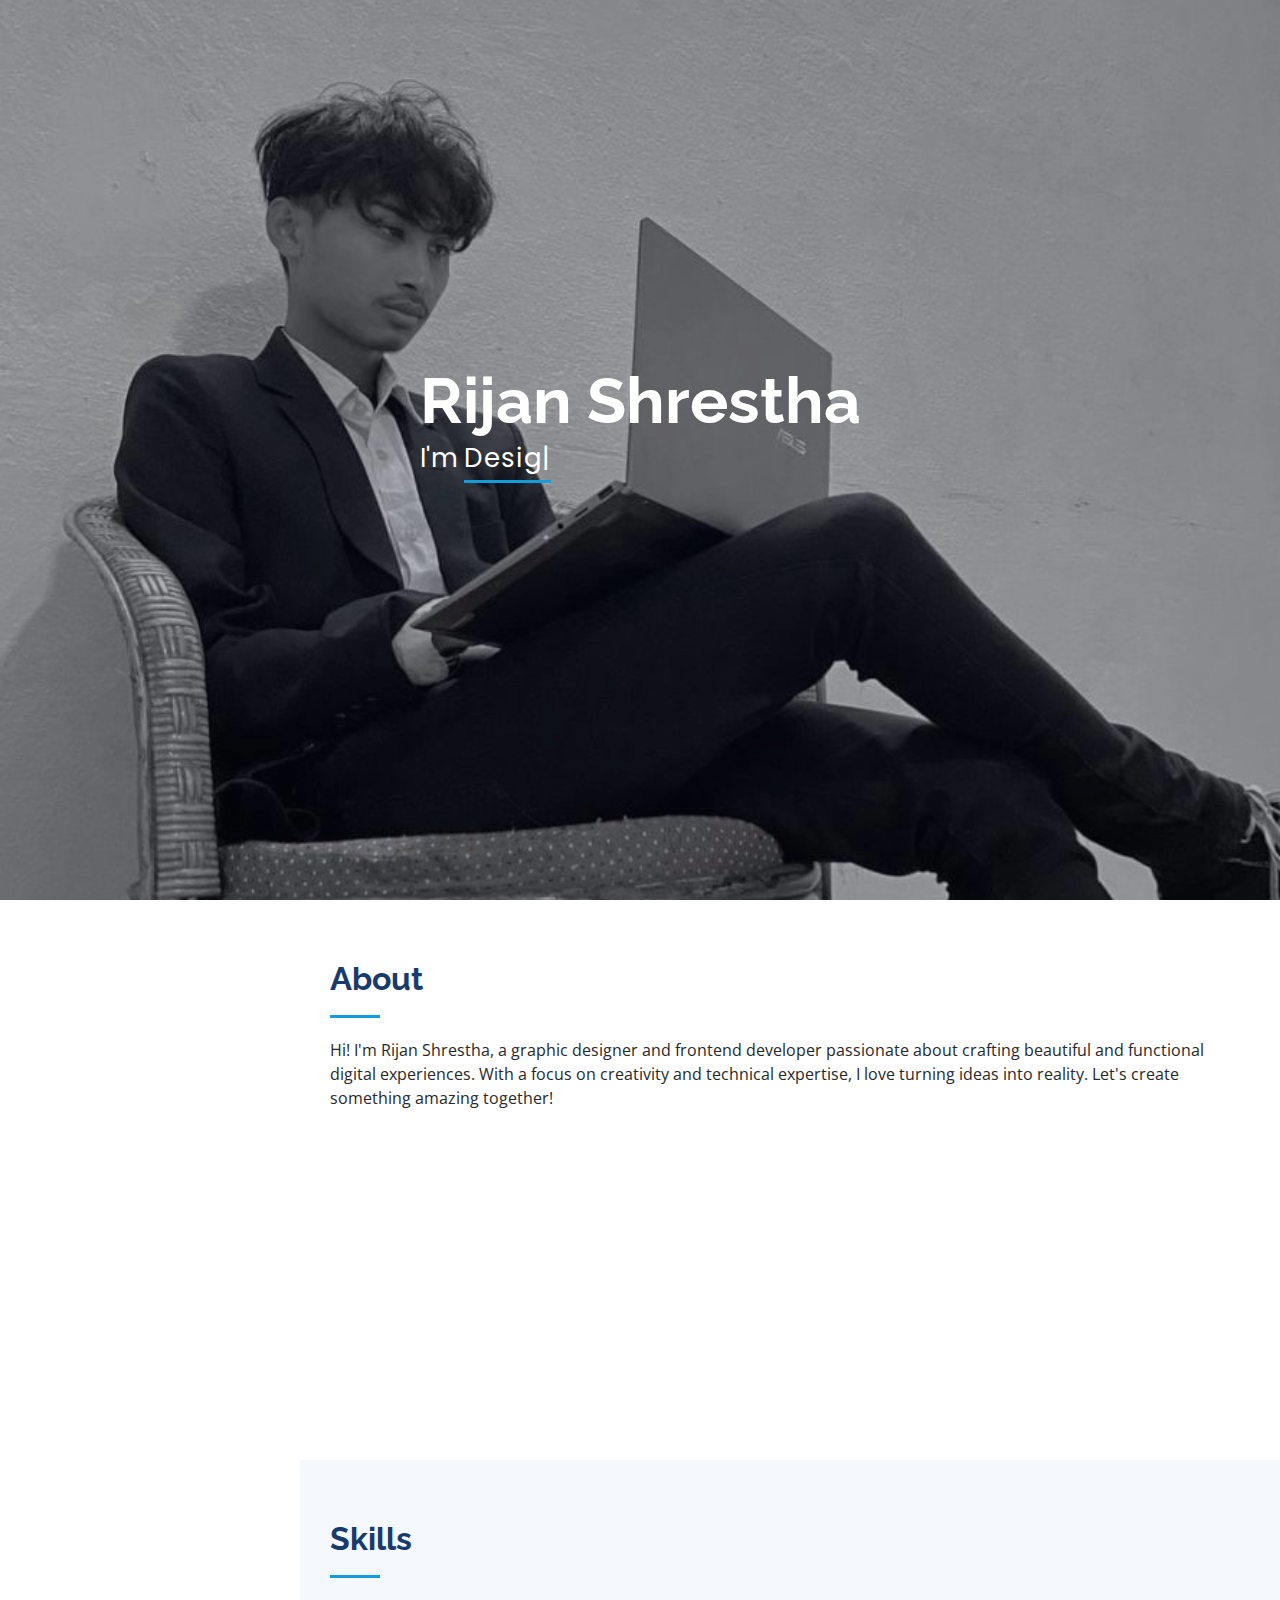
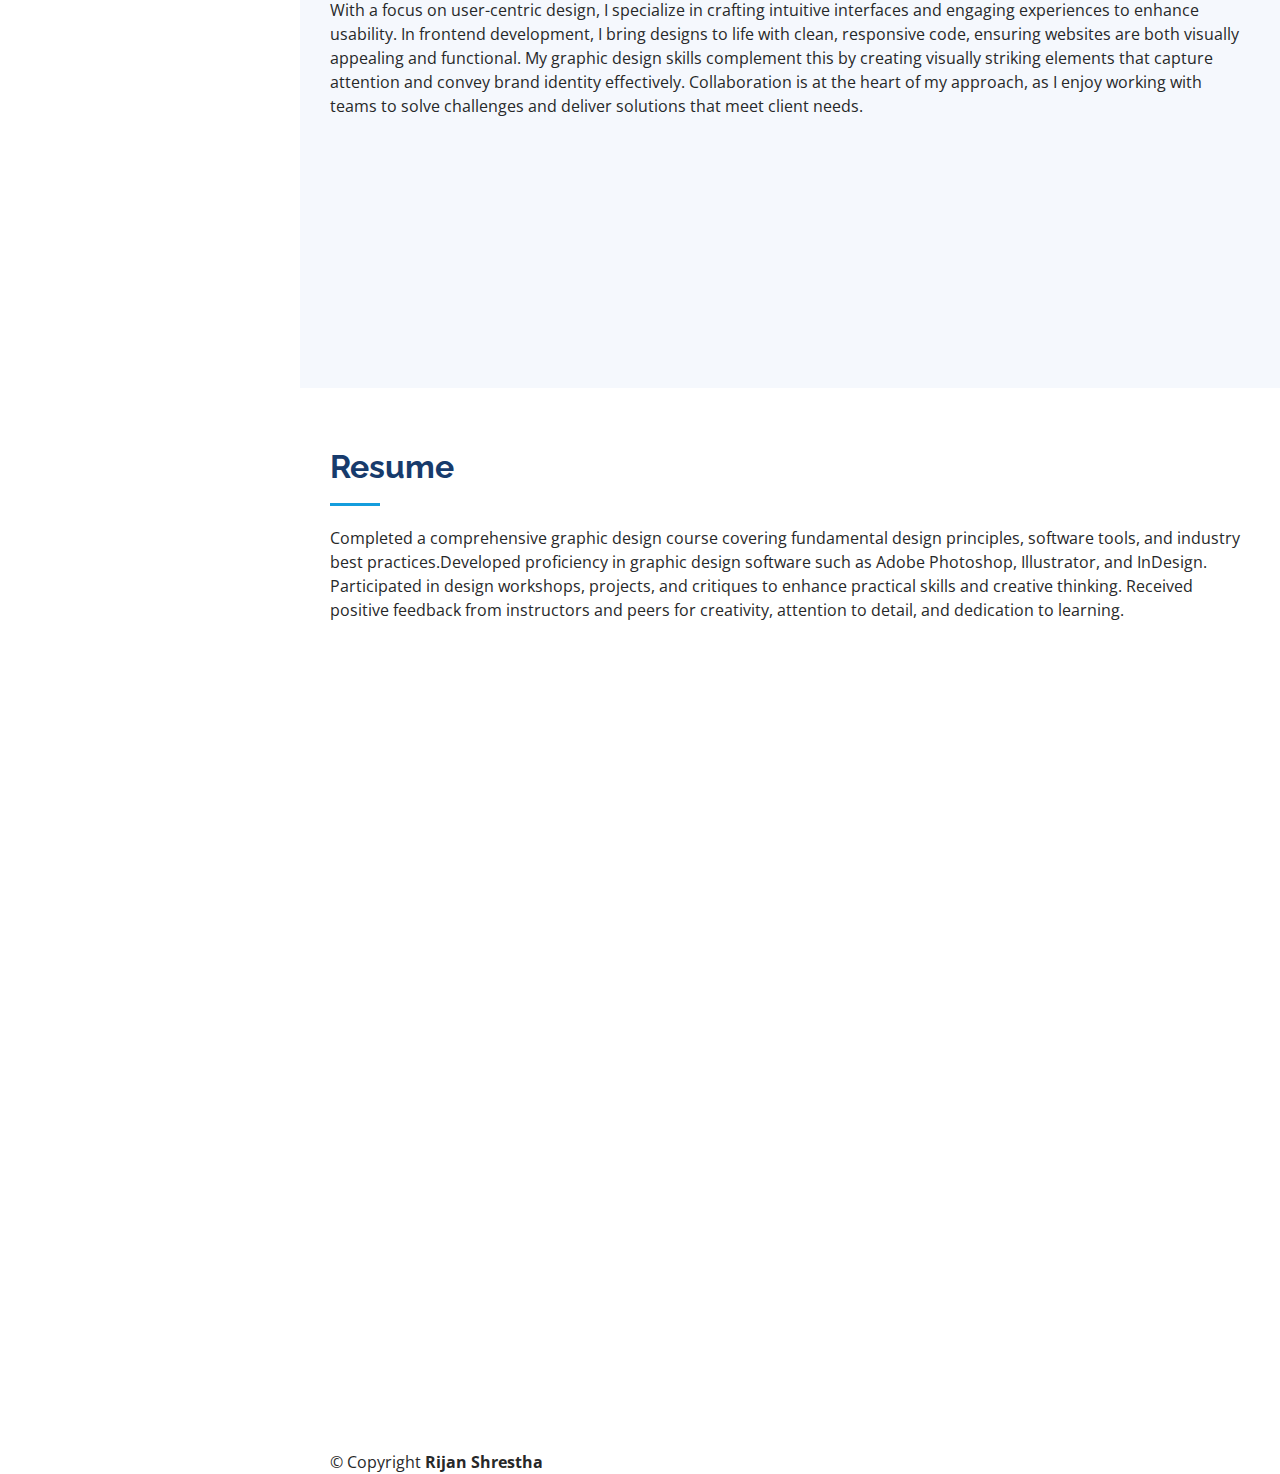
<file: index.html>
<!DOCTYPE html>
<html lang="en">

<head>
  <meta charset="utf-8">
  <meta content="width=device-width, initial-scale=1.0" name="viewport">

  <title>Rijan Shrestha</title>
  <meta content="" name="description">
  <meta content="" name="keywords">

  <!-- Favicons -->
  <link href="assets/img/favicon.png" rel="icon">
  <link href="assets/img/apple-touch-icon.png" rel="apple-touch-icon">

  <!-- Google Fonts -->
  <link href="https://fonts.googleapis.com/css?family=Open+Sans:300,300i,400,400i,600,600i,700,700i|Raleway:300,300i,400,400i,500,500i,600,600i,700,700i|Poppins:300,300i,400,400i,500,500i,600,600i,700,700i" rel="stylesheet">

  <!-- Vendor CSS Files -->
  <link href="assets/vendor/aos/aos.css" rel="stylesheet">
  <link href="assets/vendor/bootstrap/css/bootstrap.min.css" rel="stylesheet">
  <link href="assets/vendor/bootstrap-icons/bootstrap-icons.css" rel="stylesheet">
  <link href="assets/vendor/boxicons/css/boxicons.min.css" rel="stylesheet">
  <link href="assets/vendor/glightbox/css/glightbox.min.css" rel="stylesheet">
  <link href="assets/vendor/swiper/swiper-bundle.min.css" rel="stylesheet">

  <!-- Template Main CSS File -->
  <link href="assets/css/style.css" rel="stylesheet">
</head>

<body>

  <!-- ======= Mobile nav toggle button ======= -->
  <!-- <i class="bi bi-list mobile-nav-toggle d-xl-none"></i> -->

  <!-- ======= Header ======= -->
  <!-- <header id="header">
    <div class="d-flex flex-column">

      <div class="profile">
        <img src="assets/img/Profile-img.jpg" alt="" class="img-fluid rounded-circle">
        <h1 class="text-light"><a href="index.html">Rijan Shrestha</a></h1>
        <div class="social-links mt-3 text-center">
          <a href="#" class="twitter"><i class="bx bxl-twitter"></i></a>
          <a href="https://www.facebook.com/rizzan.stha16" class="facebook"><i class="bx bxl-facebook"></i></a>
          <a href="#" class="instagram"><i class="bx bxl-instagram"></i></a>
          <a href="#" class="google-plus"><i class="bx bxl-skype"></i></a>
          <a href="https://www.linkedin.com/in/rijan-shrestha-089028256/" class="linkedin"><i class="bx bxl-linkedin"></i></a>
        </div>
      </div>

      <nav id="navbar" class="nav-menu navbar">
        <ul>
          <li><a href="#hero" class="nav-link scrollto active"><i class="bx bx-home"></i> <span>Home</span></a></li>
          <li><a href="#about" class="nav-link scrollto"><i class="bx bx-user"></i> <span>About</span></a></li>
          <li><a href="#resume" class="nav-link scrollto"><i class="bx bx-file-blank"></i> <span>Resume</span></a></li>
          <li><a href="#portfolio" class="nav-link scrollto"><i class="bx bx-book-content"></i> <span>Portfolio</span></a></li>
          <li><a href="#services" class="nav-link scrollto"><i class="bx bx-server"></i> <span>Services</span></a></li>
          <li><a href="#contact" class="nav-link scrollto"><i class="bx bx-envelope"></i> <span>Contact</span></a></li>
        </ul>
      </nav>
    </div>
  </header> -->

  <!-- ======= Hero Section ======= -->
  <section id="hero" class="d-flex flex-column justify-content-center align-items-center">
    <div class="hero-container" data-aos="fade-in">
      <h1>Rijan Shrestha</h1>
      <p>I'm <span class="typed" data-typed-items="Designer, Developer, Freelancer, Photographer"></span></p>
    </div>
  </section><!-- End Hero -->

  <main id="main">

    <!-- ======= About Section ======= -->
    <section id="about" class="about">
      <div class="container">

        <div class="section-title">
          <h2>About</h2>
          <p>Hi! I'm Rijan Shrestha, a graphic designer and frontend developer passionate about crafting beautiful and functional digital experiences. With a focus on creativity and technical expertise, I love turning ideas into reality. Let's create something amazing together!

          </p>
        </div>

        <div class="row">
          <div class="col-lg-4" data-aos="fade-right">
            <img src="assets/img/Profile-img.jpg" class="img-fluid" alt="">
          </div>
          <div class="col-lg-8 pt-4 pt-lg-0 content" data-aos="fade-left">
            <h3>UI/UX Designer &amp; Web Developer.</h3>
            <p class="fst-italic">
              I'm a UI/UX Designer & Web Developer based in Pokhara, Nepal, with a passion for creating exceptional digital experiences. I specialize in crafting intuitive user interfaces and building responsive websites that captivate and engage audiences.
            </p>
            <div class="row">
              <div class="col-lg-6">
                <ul>
                  <li><i class="bi bi-chevron-right"></i> <strong>Birthday:</strong> <span>16 july 2003</span></li>
                  <li><i class="bi bi-chevron-right"></i> <strong>Website:</strong> <span>www.rijanshrestha.info.np</span></li>
                  <li><i class="bi bi-chevron-right"></i> <strong>City:</strong> <span>Pokhara, Nepal</span></li>
                </ul>
              </div>
              <div class="col-lg-6">
                <ul>
                  <li><i class="bi bi-chevron-right"></i> <strong>Age:</strong> <span>20</span></li>
                  <li><i class="bi bi-chevron-right"></i> <strong>Freelance:</strong> <span>Available</span></li>
                </ul>
              </div>
            </div>
          </div>
        </div>

      </div>
    </section><!-- End About Section -->


    <!-- ======= Skills Section ======= -->
    <section id="skills" class="skills section-bg">
      <div class="container">

        <div class="section-title">
          <h2>Skills</h2>
          <p>With a focus on user-centric design, I specialize in crafting intuitive interfaces and engaging experiences to enhance usability. In frontend development, I bring designs to life with clean, responsive code, ensuring websites are both visually appealing and functional. My graphic design skills complement this by creating visually striking elements that capture attention and convey brand identity effectively. Collaboration is at the heart of my approach, as I enjoy working with teams to solve challenges and deliver solutions that meet client needs.

        </p>
        </div>

        <div class="row skills-content">

          <div class="col-lg-6" data-aos="fade-up">

            <div class="progress">
              <span class="skill">HTML <i class="val">90%</i></span>
              <div class="progress-bar-wrap">
                <div class="progress-bar" role="progressbar" aria-valuenow="100" aria-valuemin="0" aria-valuemax="100"></div>
              </div>
            </div>

            <div class="progress">
              <span class="skill">CSS <i class="val">80%</i></span>
              <div class="progress-bar-wrap">
                <div class="progress-bar" role="progressbar" aria-valuenow="90" aria-valuemin="0" aria-valuemax="100"></div>
              </div>
            </div>

            <div class="progress">
              <span class="skill">JavaScript <i class="val">50%</i></span>
              <div class="progress-bar-wrap">
                <div class="progress-bar" role="progressbar" aria-valuenow="75" aria-valuemin="0" aria-valuemax="100"></div>
              </div>
            </div>

          </div>

          <div class="col-lg-6" data-aos="fade-up" data-aos-delay="100">

            <div class="progress">
              <span class="skill">react.js <i class="val">60%</i></span>
              <div class="progress-bar-wrap">
                <div class="progress-bar" role="progressbar" aria-valuenow="80" aria-valuemin="0" aria-valuemax="100"></div>
              </div>
            </div>

            <div class="progress">
              <span class="skill">Illustrator <i class="val">90%</i></span>
              <div class="progress-bar-wrap">
                <div class="progress-bar" role="progressbar" aria-valuenow="90" aria-valuemin="0" aria-valuemax="100"></div>
              </div>
            </div>

            <div class="progress">
              <span class="skill">Photoshop <i class="val">70%</i></span>
              <div class="progress-bar-wrap">
                <div class="progress-bar" role="progressbar" aria-valuenow="55" aria-valuemin="0" aria-valuemax="100"></div>
              </div>
            </div>

          </div>

        </div>

      </div>
    </section><!-- End Skills Section -->

    <!-- ======= Resume Section ======= -->
    <section id="resume" class="resume">
      <div class="container">

        <div class="section-title">
          <h2>Resume</h2>
          <p>Completed a comprehensive graphic design course covering fundamental design principles, software tools, and industry best practices.Developed proficiency in graphic design software such as Adobe Photoshop, Illustrator, and InDesign. Participated in design workshops, projects, and critiques to enhance practical skills and creative thinking. Received positive feedback from instructors and peers for creativity, attention to detail, and dedication to learning.</p>
        </div>

        <div class="row">
          <div class="col-lg-6" data-aos="fade-up">
            <h3 class="resume-title">Sumary</h3>
            <div class="resume-item pb-0">
              <h4>Rijan Shrestha</h4>
              <p><em>Innovative and deadline-driven Graphic Designer with  experience of designing and developing user-centered digital/print marketing material from initial concept to final, polished deliverable.</em></p>
              <ul>
                <li>Lakeside-6, Pokhara, Nepal </li>
                <li>987654321</li>
                <li>rizs@fakegmail.com</li>
              </ul>
            </div>

            <h3 class="resume-title">Education</h3>
            <div class="resume-item">
              <h4>SEE</h4>
              <h5>2014 to 2020</h5>
              <p><em>Sainik Awasiya Mahavidhyalaya,,Pokhara</em></p>
            </div>
            <div class="resume-item">
              <h4>+2</h4>
              <h5>2020 to 2022</h5>
              <p><em>Sagarmatha Higher Secondary School, Pokhara</em></p>
            </div>
            <div class="resume-item">
              <h4>Bachelor in Information Technology</h4>
              <h5>2022 to present</h5>
              <p><em>Informatics college pokhara</em></p>
             
            </div>
          </div>
          <div class="col-lg-6" data-aos="fade-up" data-aos-delay="100">
            <h3 class="resume-title">Professional Experience</h3>
            <div class="resume-item">
              <h4>Graphic Design Intern</h4>
              <h5>2023 - Present</h5>
              <p><em>Imark Digital, Pokhara, Nepal</em></p>
              <ul>
                <li>Assist in the design and creation of various marketing materials such as logos, brochures, infographics, and presentations.</li>
                <li>Collaborate with the design team to brainstorm ideas and contribute to project discussions.</li>
                <li>Learn and apply design principles and software tools under the guidance of senior designers.</li>
                <li>Support project management by organizing files, conducting research, and maintaining design documentation.</li>
              </ul>
            </div>
          </div>
          

      </div>
    </section><!-- End Resume Section -->

    <!-- ======= Portfolio Section ======= -->
    <!-- <section id="portfolio" class="portfolio section-bg">
      <div class="container">

        <div class="section-title">
          <h2>Portfolio</h2>
          <p>Magnam dolores commodi suscipit. Necessitatibus eius consequatur ex aliquid fuga eum quidem. Sit sint consectetur velit. Quisquam quos quisquam cupiditate. Et nemo qui impedit suscipit alias ea. Quia fugiat sit in iste officiis commodi quidem hic quas.</p>
        </div>

        <div class="row" data-aos="fade-up">
          <div class="col-lg-12 d-flex justify-content-center">
            <ul id="portfolio-flters">
              <li data-filter="*" class="filter-active">All</li>
              <li data-filter=".filter-app">App</li>
              <li data-filter=".filter-card">Card</li>
              <li data-filter=".filter-web">Web</li>
            </ul>
          </div>
        </div>

        <div class="row portfolio-container" data-aos="fade-up" data-aos-delay="100">

          <div class="col-lg-4 col-md-6 portfolio-item filter-app">
            <div class="portfolio-wrap">
              <img src="assets/img/portfolio/portfolio-1.jpg" class="img-fluid" alt="">
              <div class="portfolio-links">
                <a href="assets/img/portfolio/portfolio-1.jpg" data-gallery="portfolioGallery" class="portfolio-lightbox" title="App 1"><i class="bx bx-plus"></i></a>
                <a href="portfolio-details.html" title="More Details"><i class="bx bx-link"></i></a>
              </div>
            </div>
          </div>

          <div class="col-lg-4 col-md-6 portfolio-item filter-web">
            <div class="portfolio-wrap">
              <img src="assets/img/portfolio/portfolio-2.jpg" class="img-fluid" alt="">
              <div class="portfolio-links">
                <a href="assets/img/portfolio/portfolio-2.jpg" data-gallery="portfolioGallery" class="portfolio-lightbox" title="Web 3"><i class="bx bx-plus"></i></a>
                <a href="portfolio-details.html" title="More Details"><i class="bx bx-link"></i></a>
              </div>
            </div>
          </div>

          <div class="col-lg-4 col-md-6 portfolio-item filter-app">
            <div class="portfolio-wrap">
              <img src="assets/img/portfolio/portfolio-3.jpg" class="img-fluid" alt="">
              <div class="portfolio-links">
                <a href="assets/img/portfolio/portfolio-3.jpg" data-gallery="portfolioGallery" class="portfolio-lightbox" title="App 2"><i class="bx bx-plus"></i></a>
                <a href="portfolio-details.html" title="More Details"><i class="bx bx-link"></i></a>
              </div>
            </div>
          </div>

          <div class="col-lg-4 col-md-6 portfolio-item filter-card">
            <div class="portfolio-wrap">
              <img src="assets/img/portfolio/portfolio-4.jpg" class="img-fluid" alt="">
              <div class="portfolio-links">
                <a href="assets/img/portfolio/portfolio-4.jpg" data-gallery="portfolioGallery" class="portfolio-lightbox" title="Card 2"><i class="bx bx-plus"></i></a>
                <a href="portfolio-details.html" title="More Details"><i class="bx bx-link"></i></a>
              </div>
            </div>
          </div>

          <div class="col-lg-4 col-md-6 portfolio-item filter-web">
            <div class="portfolio-wrap">
              <img src="assets/img/portfolio/portfolio-5.jpg" class="img-fluid" alt="">
              <div class="portfolio-links">
                <a href="assets/img/portfolio/portfolio-5.jpg" data-gallery="portfolioGallery" class="portfolio-lightbox" title="Web 2"><i class="bx bx-plus"></i></a>
                <a href="portfolio-details.html" title="More Details"><i class="bx bx-link"></i></a>
              </div>
            </div>
          </div>

          <div class="col-lg-4 col-md-6 portfolio-item filter-app">
            <div class="portfolio-wrap">
              <img src="assets/img/portfolio/portfolio-6.jpg" class="img-fluid" alt="">
              <div class="portfolio-links">
                <a href="assets/img/portfolio/portfolio-6.jpg" data-gallery="portfolioGallery" class="portfolio-lightbox" title="App 3"><i class="bx bx-plus"></i></a>
                <a href="portfolio-details.html" title="More Details"><i class="bx bx-link"></i></a>
              </div>
            </div>
          </div>

          <div class="col-lg-4 col-md-6 portfolio-item filter-card">
            <div class="portfolio-wrap">
              <img src="assets/img/portfolio/portfolio-7.jpg" class="img-fluid" alt="">
              <div class="portfolio-links">
                <a href="assets/img/portfolio/portfolio-7.jpg" data-gallery="portfolioGallery" class="portfolio-lightbox" title="Card 1"><i class="bx bx-plus"></i></a>
                <a href="portfolio-details.html" title="More Details"><i class="bx bx-link"></i></a>
              </div>
            </div>
          </div>

          <div class="col-lg-4 col-md-6 portfolio-item filter-card">
            <div class="portfolio-wrap">
              <img src="assets/img/portfolio/portfolio-8.jpg" class="img-fluid" alt="">
              <div class="portfolio-links">
                <a href="assets/img/portfolio/portfolio-8.jpg" data-gallery="portfolioGallery" class="portfolio-lightbox" title="Card 3"><i class="bx bx-plus"></i></a>
                <a href="portfolio-details.html" title="More Details"><i class="bx bx-link"></i></a>
              </div>
            </div>
          </div>

          <div class="col-lg-4 col-md-6 portfolio-item filter-web">
            <div class="portfolio-wrap">
              <img src="assets/img/portfolio/portfolio-9.jpg" class="img-fluid" alt="">
              <div class="portfolio-links">
                <a href="assets/img/portfolio/portfolio-9.jpg" data-gallery="portfolioGallery" class="portfolio-lightbox" title="Web 3"><i class="bx bx-plus"></i></a>
                <a href="portfolio-details.html" title="More Details"><i class="bx bx-link"></i></a>
              </div>
            </div>
          </div>

        </div> -->
<!-- 
      </div>
    </section><!-- End Portfolio Section -->

    <!-- ======= Services Section ======= -->
    <!-- <section id="services" class="services">
      <div class="container">

        <div class="section-title">
          <h2>Services</h2>
          <p>Magnam dolores commodi suscipit. Necessitatibus eius consequatur ex aliquid fuga eum quidem. Sit sint consectetur velit. Quisquam quos quisquam cupiditate. Et nemo qui impedit suscipit alias ea. Quia fugiat sit in iste officiis commodi quidem hic quas.</p>
        </div>

        <div class="row">
          <div class="col-lg-4 col-md-6 icon-box" data-aos="fade-up">
            <div class="icon"><i class="bi bi-briefcase"></i></div>
            <h4 class="title"><a href="">Lorem Ipsum</a></h4>
            <p class="description">Voluptatum deleniti atque corrupti quos dolores et quas molestias excepturi sint occaecati cupiditate non provident</p>
          </div>
          <div class="col-lg-4 col-md-6 icon-box" data-aos="fade-up" data-aos-delay="100">
            <div class="icon"><i class="bi bi-card-checklist"></i></div>
            <h4 class="title"><a href="">Dolor Sitema</a></h4>
            <p class="description">Minim veniam, quis nostrud exercitation ullamco laboris nisi ut aliquip ex ea commodo consequat tarad limino ata</p>
          </div>
          <div class="col-lg-4 col-md-6 icon-box" data-aos="fade-up" data-aos-delay="200">
            <div class="icon"><i class="bi bi-bar-chart"></i></div>
            <h4 class="title"><a href="">Sed ut perspiciatis</a></h4>
            <p class="description">Duis aute irure dolor in reprehenderit in voluptate velit esse cillum dolore eu fugiat nulla pariatur</p>
          </div>
          <div class="col-lg-4 col-md-6 icon-box" data-aos="fade-up" data-aos-delay="300">
            <div class="icon"><i class="bi bi-binoculars"></i></div>
            <h4 class="title"><a href="">Magni Dolores</a></h4>
            <p class="description">Excepteur sint occaecat cupidatat non proident, sunt in culpa qui officia deserunt mollit anim id est laborum</p>
          </div>
          <div class="col-lg-4 col-md-6 icon-box" data-aos="fade-up" data-aos-delay="400">
            <div class="icon"><i class="bi bi-brightness-high"></i></div>
            <h4 class="title"><a href="">Nemo Enim</a></h4>
            <p class="description">At vero eos et accusamus et iusto odio dignissimos ducimus qui blanditiis praesentium voluptatum deleniti atque</p>
          </div>
          <div class="col-lg-4 col-md-6 icon-box" data-aos="fade-up" data-aos-delay="500">
            <div class="icon"><i class="bi bi-calendar4-week"></i></div>
            <h4 class="title"><a href="">Eiusmod Tempor</a></h4>
            <p class="description">Et harum quidem rerum facilis est et expedita distinctio. Nam libero tempore, cum soluta nobis est eligendi</p>
          </div>
        </div>

      </div>
    </section>End Services Section -->

    <!-- ======= Testimonials Section ======= -->
    <!-- <section id="testimonials" class="testimonials section-bg">
      <div class="container">

        <div class="section-title">
          <h2>Testimonials</h2>
          <p>Magnam dolores commodi suscipit. Necessitatibus eius consequatur ex aliquid fuga eum quidem. Sit sint consectetur velit. Quisquam quos quisquam cupiditate. Et nemo qui impedit suscipit alias ea. Quia fugiat sit in iste officiis commodi quidem hic quas.</p>
        </div>

        <div class="testimonials-slider swiper" data-aos="fade-up" data-aos-delay="100">
          <div class="swiper-wrapper">

            <div class="swiper-slide">
              <div class="testimonial-item" data-aos="fade-up">
                <p>
                  <i class="bx bxs-quote-alt-left quote-icon-left"></i>
                  Proin iaculis purus consequat sem cure digni ssim donec porttitora entum suscipit rhoncus. Accusantium quam, ultricies eget id, aliquam eget nibh et. Maecen aliquam, risus at semper.
                  <i class="bx bxs-quote-alt-right quote-icon-right"></i>
                </p>
                <img src="assets/img/testimonials/testimonials-1.jpg" class="testimonial-img" alt="">
                <h3>Saul Goodman</h3>
                <h4>Ceo &amp; Founder</h4>
              </div>
            </div>End testimonial item -->

            <!-- <div class="swiper-slide">
              <div class="testimonial-item" data-aos="fade-up" data-aos-delay="100">
                <p>
                  <i class="bx bxs-quote-alt-left quote-icon-left"></i>
                  Export tempor illum tamen malis malis eram quae irure esse labore quem cillum quid cillum eram malis quorum velit fore eram velit sunt aliqua noster fugiat irure amet legam anim culpa.
                  <i class="bx bxs-quote-alt-right quote-icon-right"></i>
                </p>
                <img src="assets/img/testimonials/testimonials-2.jpg" class="testimonial-img" alt="">
                <h3>Sara Wilsson</h3>
                <h4>Designer</h4>
              </div> -->
            <!-- </div>End testimonial item -->

            <!-- <div class="swiper-slide">
              <div class="testimonial-item" data-aos="fade-up" data-aos-delay="200">
                <p>
                  <i class="bx bxs-quote-alt-left quote-icon-left"></i>
                  Enim nisi quem export duis labore cillum quae magna enim sint quorum nulla quem veniam duis minim tempor labore quem eram duis noster aute amet eram fore quis sint minim.
                  <i class="bx bxs-quote-alt-right quote-icon-right"></i>
                </p>
                <img src="assets/img/testimonials/testimonials-3.jpg" class="testimonial-img" alt="">
                <h3>Jena Karlis</h3>
                <h4>Store Owner</h4>
              </div>
            </div>End testimonial item -->
<!-- 
            <div class="swiper-slide">
              <div class="testimonial-item" data-aos="fade-up" data-aos-delay="300">
                <p>
                  <i class="bx bxs-quote-alt-left quote-icon-left"></i>
                  Fugiat enim eram quae cillum dolore dolor amet nulla culpa multos export minim fugiat minim velit minim dolor enim duis veniam ipsum anim magna sunt elit fore quem dolore labore illum veniam.
                  <i class="bx bxs-quote-alt-right quote-icon-right"></i>
                </p>
                <img src="assets/img/testimonials/testimonials-4.jpg" class="testimonial-img" alt="">
                <h3>Matt Brandon</h3>
                <h4>Freelancer</h4>
              </div>
            </div>End testimonial item -->

            <!-- <div class="swiper-slide">
              <div class="testimonial-item" data-aos="fade-up" data-aos-delay="400">
                <p>
                  <i class="bx bxs-quote-alt-left quote-icon-left"></i>
                  Quis quorum aliqua sint quem legam fore sunt eram irure aliqua veniam tempor noster veniam enim culpa labore duis sunt culpa nulla illum cillum fugiat legam esse veniam culpa fore nisi cillum quid.
                  <i class="bx bxs-quote-alt-right quote-icon-right"></i>
                </p>
                <img src="assets/img/testimonials/testimonials-5.jpg" class="testimonial-img" alt="">
                <h3>John Larson</h3>
                <h4>Entrepreneur</h4>
              </div>
            </div>End testimonial item -->
<!-- 
          </div>
          <div class="swiper-pagination"></div>
        </div>

      </div>
    </section> End Testimonials Section -->

    <!-- ======= Contact Section ======= -->
    <!-- <section id="contact" class="contact">
      <div class="container">

        <div class="section-title">
          <h2>Contact</h2>
          <p>Magnam dolores commodi suscipit. Necessitatibus eius consequatur ex aliquid fuga eum quidem. Sit sint consectetur velit. Quisquam quos quisquam cupiditate. Et nemo qui impedit suscipit alias ea. Quia fugiat sit in iste officiis commodi quidem hic quas.</p>
        </div>

        <div class="row" data-aos="fade-in">

          <div class="col-lg-5 d-flex align-items-stretch">
            <div class="info">
              <div class="address">
                <i class="bi bi-geo-alt"></i>
                <h4>Location:</h4>
                <p>A108 Adam Street, New York, NY 535022</p>
              </div>

              <div class="email">
                <i class="bi bi-envelope"></i>
                <h4>Email:</h4>
                <p>info@example.com</p>
              </div>

              <div class="phone">
                <i class="bi bi-phone"></i>
                <h4>Call:</h4>
                <p>+1 5589 55488 55s</p>
              </div>

              <iframe src="https://www.google.com/maps/embed?pb=!1m14!1m8!1m3!1d12097.433213460943!2d-74.0062269!3d40.7101282!3m2!1i1024!2i768!4f13.1!3m3!1m2!1s0x0%3A0xb89d1fe6bc499443!2sDowntown+Conference+Center!5e0!3m2!1smk!2sbg!4v1539943755621" frameborder="0" style="border:0; width: 100%; height: 290px;" allowfullscreen></iframe>
            </div>

          </div>

          <div class="col-lg-7 mt-5 mt-lg-0 d-flex align-items-stretch">
            <form action="forms/contact.php" method="post" role="form" class="php-email-form">
              <div class="row">
                <div class="form-group col-md-6">
                  <label for="name">Your Name</label>
                  <input type="text" name="name" class="form-control" id="name" required>
                </div>
                <div class="form-group col-md-6">
                  <label for="name">Your Email</label>
                  <input type="email" class="form-control" name="email" id="email" required>
                </div>
              </div>
              <div class="form-group">
                <label for="name">Subject</label>
                <input type="text" class="form-control" name="subject" id="subject" required>
              </div>
              <div class="form-group">
                <label for="name">Message</label>
                <textarea class="form-control" name="message" rows="10" required></textarea>
              </div>
              <div class="my-3">
                <div class="loading">Loading</div>
                <div class="error-message"></div>
                <div class="sent-message">Your message has been sent. Thank you!</div>
              </div>
              <div class="text-center"><button type="submit">Send Message</button></div>
            </form>
          </div>

        </div>

      </div> -->
    <!-- </section> End Contact Section -->

  <!-- </main>End #main -->

  <!-- ======= Footer ======= -->
  <footer >
    <div class="container">
      <div class="copyright">
        &copy; Copyright <strong><span>Rijan Shrestha</span></strong>
      </div>
      <!-- <div class="credits"> --> 
        <!-- All the links in the footer should remain intact. -->
        <!-- You can delete the links only if you purchased the pro version. -->
        <!-- Licensing information: https://bootstrapmade.com/license/ -->
        <!-- Purchase the pro version with working PHP/AJAX contact form: https://bootstrapmade.com/iportfolio-bootstrap-portfolio-websites-template/ -->
      <!-- </div>
    </div> -->
  <!-- </footer>End  Footer 

  <a href="#" class="back-to-top d-flex align-items-center justify-content-center"><i class="bi bi-arrow-up-short"></i></a>

  <!-- Vendor JS Files -->
  <script src="assets/vendor/purecounter/purecounter_vanilla.js"></script>
  <script src="assets/vendor/aos/aos.js"></script>
  <script src="assets/vendor/bootstrap/js/bootstrap.bundle.min.js"></script>
  <script src="assets/vendor/glightbox/js/glightbox.min.js"></script>
  <script src="assets/vendor/isotope-layout/isotope.pkgd.min.js"></script>
  <script src="assets/vendor/swiper/swiper-bundle.min.js"></script>
  <script src="assets/vendor/typed.js/typed.umd.js"></script>
  <script src="assets/vendor/waypoints/noframework.waypoints.js"></script>
  <script src="assets/vendor/php-email-form/validate.js"></script>

  <!-- Template Main JS File -->
  <script src="assets/js/main.js"></script>

</body>

</html>
</file>
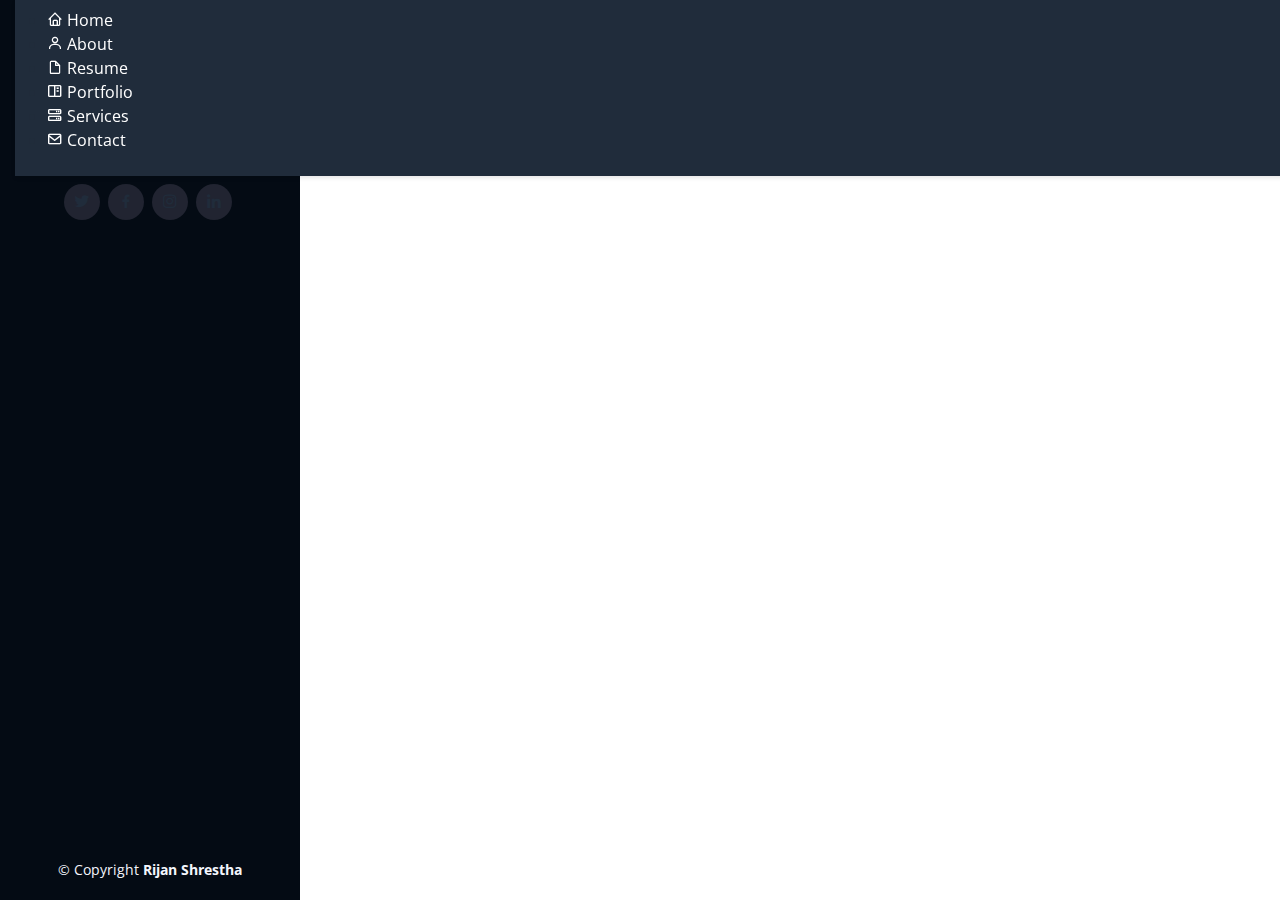
<file: inner-page.html>
<!DOCTYPE html>
<html lang="en">

<head>
  <meta charset="utf-8">
  <meta content="width=device-width, initial-scale=1.0" name="viewport">

  <title>Inner Page - iPortfolio Bootstrap Template</title>
  <meta content="" name="description">
  <meta content="" name="keywords">

  <!-- Favicons -->
  <link href="assets/img/favicon.png" rel="icon">
  <link href="assets/img/apple-touch-icon.png" rel="apple-touch-icon">

  <!-- Google Fonts -->
  <link href="https://fonts.googleapis.com/css?family=Open+Sans:300,300i,400,400i,600,600i,700,700i|Raleway:300,300i,400,400i,500,500i,600,600i,700,700i|Poppins:300,300i,400,400i,500,500i,600,600i,700,700i" rel="stylesheet">

  <!-- Vendor CSS Files -->
  <link href="assets/vendor/aos/aos.css" rel="stylesheet">
  <link href="assets/vendor/bootstrap/css/bootstrap.min.css" rel="stylesheet">
  <link href="assets/vendor/bootstrap-icons/bootstrap-icons.css" rel="stylesheet">
  <link href="assets/vendor/boxicons/css/boxicons.min.css" rel="stylesheet">
  <link href="assets/vendor/glightbox/css/glightbox.min.css" rel="stylesheet">
  <link href="assets/vendor/swiper/swiper-bundle.min.css" rel="stylesheet">

  <!-- Template Main CSS File -->
  <link href="assets/css/style.css" rel="stylesheet">

  <!-- =======================================================
  * Template Name: iPortfolio
  * Updated: Mar 13 2024 with Bootstrap v5.3.3
  * Template URL: https://bootstrapmade.com/iportfolio-bootstrap-portfolio-websites-template/
  * Author: BootstrapMade.com
  * License: https://bootstrapmade.com/license/
  ======================================================== -->
</head>

<body>

  <!-- ======= Mobile nav toggle button ======= -->
  <i class="bi bi-list mobile-nav-toggle d-xl-none"></i>

  <!-- ======= Header ======= -->
  <header id="header">
    <div class="d-flex flex-column">

      <div class="profile">
        <img src="assets/img/Profile-img.jpg" alt="" class="img-fluid rounded-circle">
        <h1 class="text-light"><a href="index.html">Alex Smith</a></h1>
        <div class="social-links mt-3 text-center">
          <a href="#" class="twitter"><i class="bx bxl-twitter"></i></a>
          <a href="https://www.facebook.com/rizzan.stha16" class="facebook"><i class="bx bxl-facebook"></i></a>
          <a href="#" class="instagram"><i class="bx bxl-instagram"></i></a>
          <a href="https://www.linkedin.com/in/rijan-shrestha-089028256/" class="linkedin"><i class="bx bxl-linkedin"></i></a>
        </div>
      </div>

      <nav id="navbar" class="nav-menu navbar">
        <ul>
          <li><a href="#hero" class="nav-link scrollto active"><i class="bx bx-home"></i> <span>Home</span></a></li>
          <li><a href="#about" class="nav-link scrollto"><i class="bx bx-user"></i> <span>About</span></a></li>
          <li><a href="#resume" class="nav-link scrollto"><i class="bx bx-file-blank"></i> <span>Resume</span></a></li>
          <li><a href="#portfolio" class="nav-link scrollto"><i class="bx bx-book-content"></i> <span>Portfolio</span></a></li>
          <li><a href="#services" class="nav-link scrollto"><i class="bx bx-server"></i> <span>Services</span></a></li>
          <li><a href="#contact" class="nav-link scrollto"><i class="bx bx-envelope"></i> <span>Contact</span></a></li>
        </ul>
      </nav><!-- .nav-menu -->
    </div>
  </header><!-- End Header -->

  <main id="main">

    <!-- ======= Breadcrumbs ======= -->
    <section class="breadcrumbs">
      <div class="container">

        <div class="d-flex justify-content-between align-items-center">
          <h2>Inner Page</h2>
          <ol>
            <li><a href="index.html">Home</a></li>
            <li>Inner Page</li>
          </ol>
        </div>

      </div>
    </section><!-- End Breadcrumbs -->

    <section class="inner-page">
      <div class="container">
        <p>
          Example inner page template
        </p>
      </div>
    </section>

  </main><!-- End #main -->

  <!-- ======= Footer ======= -->
  <footer id="footer">
    <div class="container">
      <div class="copyright">
        &copy; Copyright <strong><span>Rijan Shrestha</span></strong>
      </div>
      <div class="credits">
        <!-- All the links in the footer should remain intact. -->
        <!-- You can delete the links only if you purchased the pro version. -->
        <!-- Licensing information: https://bootstrapmade.com/license/ -->
        <!-- Purchase the pro version with working PHP/AJAX contact form: https://bootstrapmade.com/iportfolio-bootstrap-portfolio-websites-template/ -->
      </div>
    </div>
  </footer><!-- End  Footer -->

  <a href="#" class="back-to-top d-flex align-items-center justify-content-center"><i class="bi bi-arrow-up-short"></i></a>

  <!-- Vendor JS Files -->
  <script src="assets/vendor/purecounter/purecounter_vanilla.js"></script>
  <script src="assets/vendor/aos/aos.js"></script>
  <script src="assets/vendor/bootstrap/js/bootstrap.bundle.min.js"></script>
  <script src="assets/vendor/glightbox/js/glightbox.min.js"></script>
  <script src="assets/vendor/isotope-layout/isotope.pkgd.min.js"></script>
  <script src="assets/vendor/swiper/swiper-bundle.min.js"></script>
  <script src="assets/vendor/typed.js/typed.umd.js"></script>
  <script src="assets/vendor/waypoints/noframework.waypoints.js"></script>
  <script src="assets/vendor/php-email-form/validate.js"></script>

  <!-- Template Main JS File -->
  <script src="assets/js/main.js"></script>

</body>

</html>
</file>
<file: assets/css/style.css>
/**
* Template Name: iPortfolio
* Updated: Mar 13 2024 with Bootstrap v5.3.3
* Template URL: https://bootstrapmade.com/iportfolio-bootstrap-portfolio-websites-template/
* Author: BootstrapMade.com
* License: https://bootstrapmade.com/license/
*/

/*--------------------------------------------------------------
# General
--------------------------------------------------------------*/
body {
  font-family: "Open Sans", sans-serif;
  color: #272829;
}

a {
  color: #149ddd;
  text-decoration: none;
}

a:hover {
  color: #37b3ed;
  text-decoration: none;
}

h1,
h2,
h3,
h4,
h5,
h6 {
  font-family: "Raleway", sans-serif;
}

/*--------------------------------------------------------------
# Back to top button
--------------------------------------------------------------*/
.back-to-top {
  position: fixed;
  visibility: hidden;
  opacity: 0;
  right: 15px;
  bottom: 15px;
  z-index: 996;
  background: #149ddd;
  width: 40px;
  height: 40px;
  border-radius: 50px;
  transition: all 0.4s;
}

.back-to-top i {
  font-size: 28px;
  color: #fff;
  line-height: 0;
}

.back-to-top:hover {
  background: #2eafec;
  color: #fff;
}

.back-to-top.active {
  visibility: visible;
  opacity: 1;
}

/*--------------------------------------------------------------
# Header
--------------------------------------------------------------*/
#header {
  position: fixed;
  top: 0;
  left: 0;
  bottom: 0;
  width: 300px;
  transition: all ease-in-out 0.5s;
  z-index: 9997;
  transition: all 0.5s;
  padding: 0 15px;
  background: #040b14;
  overflow-y: auto;
}

#header .profile img {
  margin: 15px auto;
  display: block;
  width: 120px;
  border: 8px solid #2c2f3f;
}

#header .profile h1 {
  font-size: 24px;
  margin: 0;
  padding: 0;
  font-weight: 600;
  -moz-text-align-last: center;
  text-align-last: center;
  font-family: "Poppins", sans-serif;
}

#header .profile h1 a,
#header .profile h1 a:hover {
  color: #fff;
  text-decoration: none;
}

#header .profile .social-links a {
  font-size: 18px;
  display: inline-block;
  background: #212431;
  color: #202c3b;
  line-height: 1;
  padding: 8px 0;
  margin-right: 4px;
  border-radius: 50%;
  text-align: center;
  width: 36px;
  height: 36px;
  transition: 0.3s;
}

#header .profile .social-links a:hover {
  background: #149ddd;
  color: #fff;
  text-decoration: none;
}

#main {
  margin-left: 300px;
}

.container,
.container-fluid {
  padding-left: 30px;
  padding-right: 30px;
}

@media (max-width: 1199px) {
  #header {
    left: -300px;
  }

  #main {
    margin-left: 0;
  }

  .container,
  .container-fluid {
    padding-left: 12px;
    padding-right: 12px;
  }
}

/*--------------------------------------------------------------
# Navigation Menu
--------------------------------------------------------------*/
/* Desktop Navigation */
.nav-menu {
  position: fixed;
  width: 100%;
  top: 0;
  background-color: #202c3b; /* Dark navy blue background color */
  color: #202c3b; /* Text color */
  box-shadow: 0 2px 4px rgba(0, 0, 0, 0.1); /* Add a subtle shadow */
  z-index: 1000;
  transition: all 0.3s;
}

.nav-menu .container {
  padding-right: 15px;
  padding-left: 15px;
}

.navbar-nav {
  display: flex; /* Use flexbox layout */
  justify-content: space-between; /* Distribute items evenly */
  align-items: center; /* Center items vertically */
}

.nav-item {
  margin-right: 15px; /* Add margin between items */
}

.nav-item:last-child {
  margin-right: 0; /* Remove margin from the last item */
}

.nav-link {
  color: #fff; /* Text color for links */
  text-decoration: none;
  transition: color 0.3s;
}

.nav-link:hover,
.nav-link:focus {
  text-decoration: underline; /* Underline effect on hover/focus */
}

.navbar-brand {
  color: #fff; /* Brand text color */
  margin-right: auto; /* Push brand logo to the far left */
}

/* Mobile Navigation */
.mobile-nav-toggle {
  position: fixed;
  right: 15px;
  top: 15px;
  z-index: 9998;
  border: 0;
  font-size: 24px;
  transition: all 0.4s;
  outline: none !important;
  background-color: #149ddd;
  color: #fff;
  width: 40px;
  height: 40px;
  display: inline-flex;
  align-items: center;
  justify-content: center;
  line-height: 0;
  border-radius: 50px;
  cursor: pointer;
}

.mobile-nav-active {
  overflow: hidden;
}

.mobile-nav-active #header {
  left: 0;
}

/*--------------------------------------------------------------
# Hero Section
--------------------------------------------------------------*/
#hero {
  width: 100%;
  height: 100vh;
  background: url("../img/Profile-img.jpg") top center;
  background-size: cover;
}

#hero:before {
  content: "";
  background: rgba(5, 13, 24, 0.3);
  position: absolute;
  bottom: 0;
  top: 0;
  left: 0;
  right: 0;
  z-index: 1;
}

#hero .hero-container {
  position: relative;
  z-index: 2;
  min-width: 300px;
}

#hero h1 {
  margin: 0 0 10px 0;
  font-size: 64px;
  font-weight: 700;
  line-height: 56px;
  color: #fff;
}

#hero p {
  color: #fff;
  margin-bottom: 50px;
  font-size: 26px;
  font-family: "Poppins", sans-serif;
}

#hero p span {
  color: #fff;
  padding-bottom: 4px;
  letter-spacing: 1px;
  border-bottom: 3px solid #149ddd;
}

@media (min-width: 1024px) {
  #hero {
    background-attachment: fixed;
  }
}

@media (max-width: 768px) {
  #hero h1 {
    font-size: 28px;
    line-height: 36px;
  }

  #hero h2 {
    font-size: 18px;
    line-height: 24px;
    margin-bottom: 30px;
  }
}

/*--------------------------------------------------------------
# Sections General
--------------------------------------------------------------*/
section {
  padding: 60px 0;
  overflow: hidden;
}

.section-bg {
  background: #f5f8fd;
}

.section-title {
  padding-bottom: 30px;
}

.section-title h2 {
  font-size: 32px;
  font-weight: bold;
  margin-bottom: 20px;
  padding-bottom: 20px;
  position: relative;
  color: #173b6c;
}

.section-title h2::after {
  content: "";
  position: absolute;
  display: block;
  width: 50px;
  height: 3px;
  background: #149ddd;
  bottom: 0;
  left: 0;
}

.section-title p {
  margin-bottom: 0;
}

/*--------------------------------------------------------------
# About
--------------------------------------------------------------*/
.about .content h3 {
  font-weight: 700;
  font-size: 26px;
  color: #173b6c;
}

.about .content ul {
  list-style: none;
  padding: 0;
}

.about .content ul li {
  margin-bottom: 20px;
  display: flex;
  align-items: center;
}

.about .content ul strong {
  margin-right: 10px;
}

.about .content ul i {
  font-size: 16px;
  margin-right: 5px;
  color: #149ddd;
  line-height: 0;
}

.about .content p:last-child {
  margin-bottom: 0;
}

/*--------------------------------------------------------------
# Facts
--------------------------------------------------------------*/
.facts {
  padding-bottom: 30px;
}

.facts .count-box {
  padding: 30px;
  width: 100%;
}

.facts .count-box i {
  display: block;
  font-size: 44px;
  color: #149ddd;
  float: left;
  line-height: 0;
}

.facts .count-box span {
  font-size: 48px;
  line-height: 40px;
  display: block;
  font-weight: 700;
  color: #050d18;
  margin-left: 60px;
}

.facts .count-box p {
  padding: 15px 0 0 0;
  margin: 0 0 0 60px;
  font-family: "Raleway", sans-serif;
  font-size: 14px;
  color: #122f57;
}

.facts .count-box a {
  font-weight: 600;
  display: block;
  margin-top: 20px;
  color: #122f57;
  font-size: 15px;
  font-family: "Poppins", sans-serif;
  transition: ease-in-out 0.3s;
}

.facts .count-box a:hover {
  color: #1f5297;
}

/*--------------------------------------------------------------
# Akills
--------------------------------------------------------------*/
.skills .progress {
  height: 60px;
  display: block;
  background: none;
  border-radius: 0;
}

.skills .progress .skill {
  padding: 0;
  margin: 0 0 6px 0;
  text-transform: uppercase;
  display: block;
  font-weight: 600;
  font-family: "Poppins", sans-serif;
  color: #050d18;
}

.skills .progress .skill .val {
  float: right;
  font-style: normal;
}

.skills .progress-bar-wrap {
  background: #dce8f8;
  height: 10px;
}

.skills .progress-bar {
  width: 1px;
  height: 10px;
  transition: 0.9s;
  background-color: #149ddd;
}

/*--------------------------------------------------------------
# Resume
--------------------------------------------------------------*/
.resume .resume-title {
  font-size: 26px;
  font-weight: 700;
  margin-top: 20px;
  margin-bottom: 20px;
  color: #050d18;
}

.resume .resume-item {
  padding: 0 0 20px 20px;
  margin-top: -2px;
  border-left: 2px solid #1f5297;
  position: relative;
}

.resume .resume-item h4 {
  line-height: 18px;
  font-size: 18px;
  font-weight: 600;
  text-transform: uppercase;
  font-family: "Poppins", sans-serif;
  color: #050d18;
  margin-bottom: 10px;
}

.resume .resume-item h5 {
  font-size: 16px;
  background: #e4edf9;
  padding: 5px 15px;
  display: inline-block;
  font-weight: 600;
  margin-bottom: 10px;
}

.resume .resume-item ul {
  padding-left: 20px;
}

.resume .resume-item ul li {
  padding-bottom: 10px;
}

.resume .resume-item:last-child {
  padding-bottom: 0;
}

.resume .resume-item::before {
  content: "";
  position: absolute;
  width: 16px;
  height: 16px;
  border-radius: 50px;
  left: -9px;
  top: 0;
  background: #fff;
  border: 2px solid #1f5297;
}

/*--------------------------------------------------------------
# Portfolio
--------------------------------------------------------------*/
.portfolio .portfolio-item {
  margin-bottom: 30px;
}

.portfolio #portfolio-flters {
  padding: 0;
  margin: 0 auto 35px auto;
  list-style: none;
  text-align: center;
  background: #fff;
  border-radius: 50px;
  padding: 2px 15px;
}

.portfolio #portfolio-flters li {
  cursor: pointer;
  display: inline-block;
  padding: 10px 15px 8px 15px;
  font-size: 14px;
  font-weight: 600;
  line-height: 1;
  text-transform: uppercase;
  color: #272829;
  margin-bottom: 5px;
  transition: all 0.3s ease-in-out;
}

.portfolio #portfolio-flters li:hover,
.portfolio #portfolio-flters li.filter-active {
  color: #149ddd;
}

.portfolio #portfolio-flters li:last-child {
  margin-right: 0;
}

.portfolio .portfolio-wrap {
  transition: 0.3s;
  position: relative;
  overflow: hidden;
  z-index: 1;
}

.portfolio .portfolio-wrap::before {
  content: "";
  background: rgba(255, 255, 255, 0.5);
  position: absolute;
  left: 0;
  right: 0;
  top: 0;
  bottom: 0;
  transition: all ease-in-out 0.3s;
  z-index: 2;
  opacity: 0;
}

.portfolio .portfolio-wrap .portfolio-links {
  opacity: 1;
  left: 0;
  right: 0;
  bottom: -60px;
  z-index: 3;
  position: absolute;
  transition: all ease-in-out 0.3s;
  display: flex;
  justify-content: center;
}

.portfolio .portfolio-wrap .portfolio-links a {
  color: #fff;
  font-size: 28px;
  text-align: center;
  background: rgba(20, 157, 221, 0.75);
  transition: 0.3s;
  width: 50%;
}

.portfolio .portfolio-wrap .portfolio-links a:hover {
  background: rgba(20, 157, 221, 0.95);
}

.portfolio .portfolio-wrap .portfolio-links a+a {
  border-left: 1px solid #37b3ed;
}

.portfolio .portfolio-wrap:hover::before {
  top: 0;
  left: 0;
  right: 0;
  bottom: 0;
  opacity: 1;
}

.portfolio .portfolio-wrap:hover .portfolio-links {
  opacity: 1;
  bottom: 0;
}

/*--------------------------------------------------------------
# Portfolio Details
--------------------------------------------------------------*/
.portfolio-details {
  padding-top: 40px;
}

.portfolio-details .portfolio-details-slider img {
  width: 100%;
}

.portfolio-details .portfolio-details-slider .swiper-pagination {
  margin-top: 20px;
  position: relative;
}

.portfolio-details .portfolio-details-slider .swiper-pagination .swiper-pagination-bullet {
  width: 12px;
  height: 12px;
  background-color: #fff;
  opacity: 1;
  border: 1px solid #149ddd;
}

.portfolio-details .portfolio-details-slider .swiper-pagination .swiper-pagination-bullet-active {
  background-color: #149ddd;
}

.portfolio-details .portfolio-info {
  padding: 30px;
  box-shadow: 0px 0 30px rgba(5, 13, 24, 0.08);
}

.portfolio-details .portfolio-info h3 {
  font-size: 22px;
  font-weight: 700;
  margin-bottom: 20px;
  padding-bottom: 20px;
  border-bottom: 1px solid #eee;
}

.portfolio-details .portfolio-info ul {
  list-style: none;
  padding: 0;
  font-size: 15px;
}

.portfolio-details .portfolio-info ul li+li {
  margin-top: 10px;
}

.portfolio-details .portfolio-description {
  padding-top: 30px;
}

.portfolio-details .portfolio-description h2 {
  font-size: 26px;
  font-weight: 700;
  margin-bottom: 20px;
}

.portfolio-details .portfolio-description p {
  padding: 0;
}

/*--------------------------------------------------------------
# Services
--------------------------------------------------------------*/
.services .icon-box {
  margin-bottom: 20px;
}

.services .icon {
  float: left;
  display: flex;
  align-items: center;
  justify-content: center;
  width: 54px;
  height: 54px;
  background: #149ddd;
  border-radius: 50%;
  transition: 0.5s;
  border: 1px solid #149ddd;
}

.services .icon i {
  color: #fff;
  font-size: 24px;
  line-height: 0;
}

.services .icon-box:hover .icon {
  background: #fff;
}

.services .icon-box:hover .icon i {
  color: #149ddd;
}

.services .title {
  margin-left: 80px;
  font-weight: 700;
  margin-bottom: 15px;
  font-size: 18px;
}

.services .title a {
  color: #343a40;
}

.services .title a:hover {
  color: #149ddd;
}

.services .description {
  margin-left: 80px;
  line-height: 24px;
  font-size: 14px;
}

/*--------------------------------------------------------------
# Testimonials
--------------------------------------------------------------*/
.testimonials .testimonials-carousel,
.testimonials .testimonials-slider {
  overflow: hidden;
}

.testimonials .testimonial-item {
  box-sizing: content-box;
  text-align: center;
  min-height: 320px;
}

.testimonials .testimonial-item .testimonial-img {
  width: 90px;
  border-radius: 50%;
  margin: 0 auto;
}

.testimonials .testimonial-item h3 {
  font-size: 18px;
  font-weight: bold;
  margin: 10px 0 5px 0;
  color: #111;
}

.testimonials .testimonial-item h4 {
  font-size: 14px;
  color: #999;
  margin: 0;
}

.testimonials .testimonial-item .quote-icon-left,
.testimonials .testimonial-item .quote-icon-right {
  color: #c3e8fa;
  font-size: 26px;
}

.testimonials .testimonial-item .quote-icon-left {
  display: inline-block;
  left: -5px;
  position: relative;
}

.testimonials .testimonial-item .quote-icon-right {
  display: inline-block;
  right: -5px;
  position: relative;
  top: 10px;
}

.testimonials .testimonial-item p {
  font-style: italic;
  margin: 0 15px 15px 15px;
  padding: 20px;
  background: #fff;
  position: relative;
  margin-bottom: 35px;
  border-radius: 6px;
  box-shadow: 0px 2px 15px rgba(0, 0, 0, 0.1);
}

.testimonials .testimonial-item p::after {
  content: "";
  width: 0;
  height: 0;
  border-top: 20px solid #fff;
  border-right: 20px solid transparent;
  border-left: 20px solid transparent;
  position: absolute;
  bottom: -20px;
  left: calc(50% - 20px);
}

.testimonials .swiper-pagination {
  margin-top: 20px;
  position: relative;
}

.testimonials .swiper-pagination .swiper-pagination-bullet {
  width: 12px;
  height: 12px;
  background-color: #fff;
  opacity: 1;
  border: 1px solid #149ddd;
}

.testimonials .swiper-pagination .swiper-pagination-bullet-active {
  background-color: #149ddd;
}

/*--------------------------------------------------------------
# Contact
--------------------------------------------------------------*/
.contact {
  padding-bottom: 130px;
}

.contact .info {
  padding: 30px;
  background: #fff;
  width: 100%;
  box-shadow: 0 0 24px 0 rgba(0, 0, 0, 0.12);
}

.contact .info i {
  font-size: 20px;
  color: #149ddd;
  float: left;
  width: 44px;
  height: 44px;
  background: #dff3fc;
  display: flex;
  justify-content: center;
  align-items: center;
  border-radius: 50px;
  transition: all 0.3s ease-in-out;
}

.contact .info h4 {
  padding: 0 0 0 60px;
  font-size: 22px;
  font-weight: 600;
  margin-bottom: 5px;
  color: #050d18;
}

.contact .info p {
  padding: 0 0 10px 60px;
  margin-bottom: 20px;
  font-size: 14px;
  color: #173b6c;
}

.contact .info .email p {
  padding-top: 5px;
}

.contact .info .social-links {
  padding-left: 60px;
}

.contact .info .social-links a {
  font-size: 18px;
  display: inline-block;
  background: #333;
  color: #fff;
  line-height: 1;
  padding: 8px 0;
  border-radius: 50%;
  text-align: center;
  width: 36px;
  height: 36px;
  transition: 0.3s;
  margin-right: 10px;
}

.contact .info .social-links a:hover {
  background: #149ddd;
  color: #fff;
}

.contact .info .email:hover i,
.contact .info .address:hover i,
.contact .info .phone:hover i {
  background: #149ddd;
  color: #fff;
}

.contact .php-email-form {
  width: 100%;
  padding: 30px;
  background: #fff;
  box-shadow: 0 0 24px 0 rgba(0, 0, 0, 0.12);
}

.contact .php-email-form .form-group {
  padding-bottom: 8px;
}

.contact .php-email-form .validate {
  display: none;
  color: red;
  margin: 0 0 15px 0;
  font-weight: 400;
  font-size: 13px;
}

.contact .php-email-form .error-message {
  display: none;
  color: #fff;
  background: #ed3c0d;
  text-align: left;
  padding: 15px;
  font-weight: 600;
}

.contact .php-email-form .error-message br+br {
  margin-top: 25px;
}

.contact .php-email-form .sent-message {
  display: none;
  color: #fff;
  background: #18d26e;
  text-align: center;
  padding: 15px;
  font-weight: 600;
}

.contact .php-email-form .loading {
  display: none;
  background: #fff;
  text-align: center;
  padding: 15px;
}

.contact .php-email-form .loading:before {
  content: "";
  display: inline-block;
  border-radius: 50%;
  width: 24px;
  height: 24px;
  margin: 0 10px -6px 0;
  border: 3px solid #18d26e;
  border-top-color: #eee;
  animation: animate-loading 1s linear infinite;
}

.contact .php-email-form .form-group {
  margin-bottom: 15px;
}

.contact .php-email-form label {
  padding-bottom: 8px;
}

.contact .php-email-form input,
.contact .php-email-form textarea {
  border-radius: 0;
  box-shadow: none;
  font-size: 14px;
}

.contact .php-email-form input {
  height: 44px;
}

.contact .php-email-form textarea {
  padding: 10px 15px;
}

.contact .php-email-form button[type=submit] {
  background: #149ddd;
  border: 0;
  padding: 10px 24px;
  color: #fff;
  transition: 0.4s;
  border-radius: 4px;
}

.contact .php-email-form button[type=submit]:hover {
  background: #37b3ed;
}

@keyframes animate-loading {
  0% {
    transform: rotate(0deg);
  }

  100% {
    transform: rotate(360deg);
  }
}

/*--------------------------------------------------------------
# Breadcrumbs
--------------------------------------------------------------*/
.breadcrumbs {
  padding: 20px 0;
  background: #f9f9f9;
}

.breadcrumbs h2 {
  font-size: 26px;
  font-weight: 300;
}

.breadcrumbs ol {
  display: flex;
  flex-wrap: wrap;
  list-style: none;
  padding: 0;
  margin: 0;
  font-size: 15px;
}

.breadcrumbs ol li+li {
  padding-left: 10px;
}

.breadcrumbs ol li+li::before {
  display: inline-block;
  padding-right: 10px;
  color: #0e2442;
  content: "/";
}

@media (max-width: 768px) {
  .breadcrumbs .d-flex {
    display: block !important;
  }

  .breadcrumbs ol {
    display: block;
  }

  .breadcrumbs ol li {
    display: inline-block;
  }
}

/*--------------------------------------------------------------
# Footer
--------------------------------------------------------------*/
#footer {
  padding: 15px;
  color: #f4f6fd;
  font-size: 14px;
  position: fixed;
  left: 0;
  bottom: 0;
  width: 300px;
  z-index: 9999;
  background: #040b14;
}

#footer .copyright {
  text-align: center;
}

#footer .credits {
  padding-top: 5px;
  text-align: center;
  font-size: 13px;
  color: #eaebf0;
}

@media (max-width: 1199px) {
  #footer {
    position: static;
    width: auto;
    padding-right: 20px 15px;
  }
}
</file>
